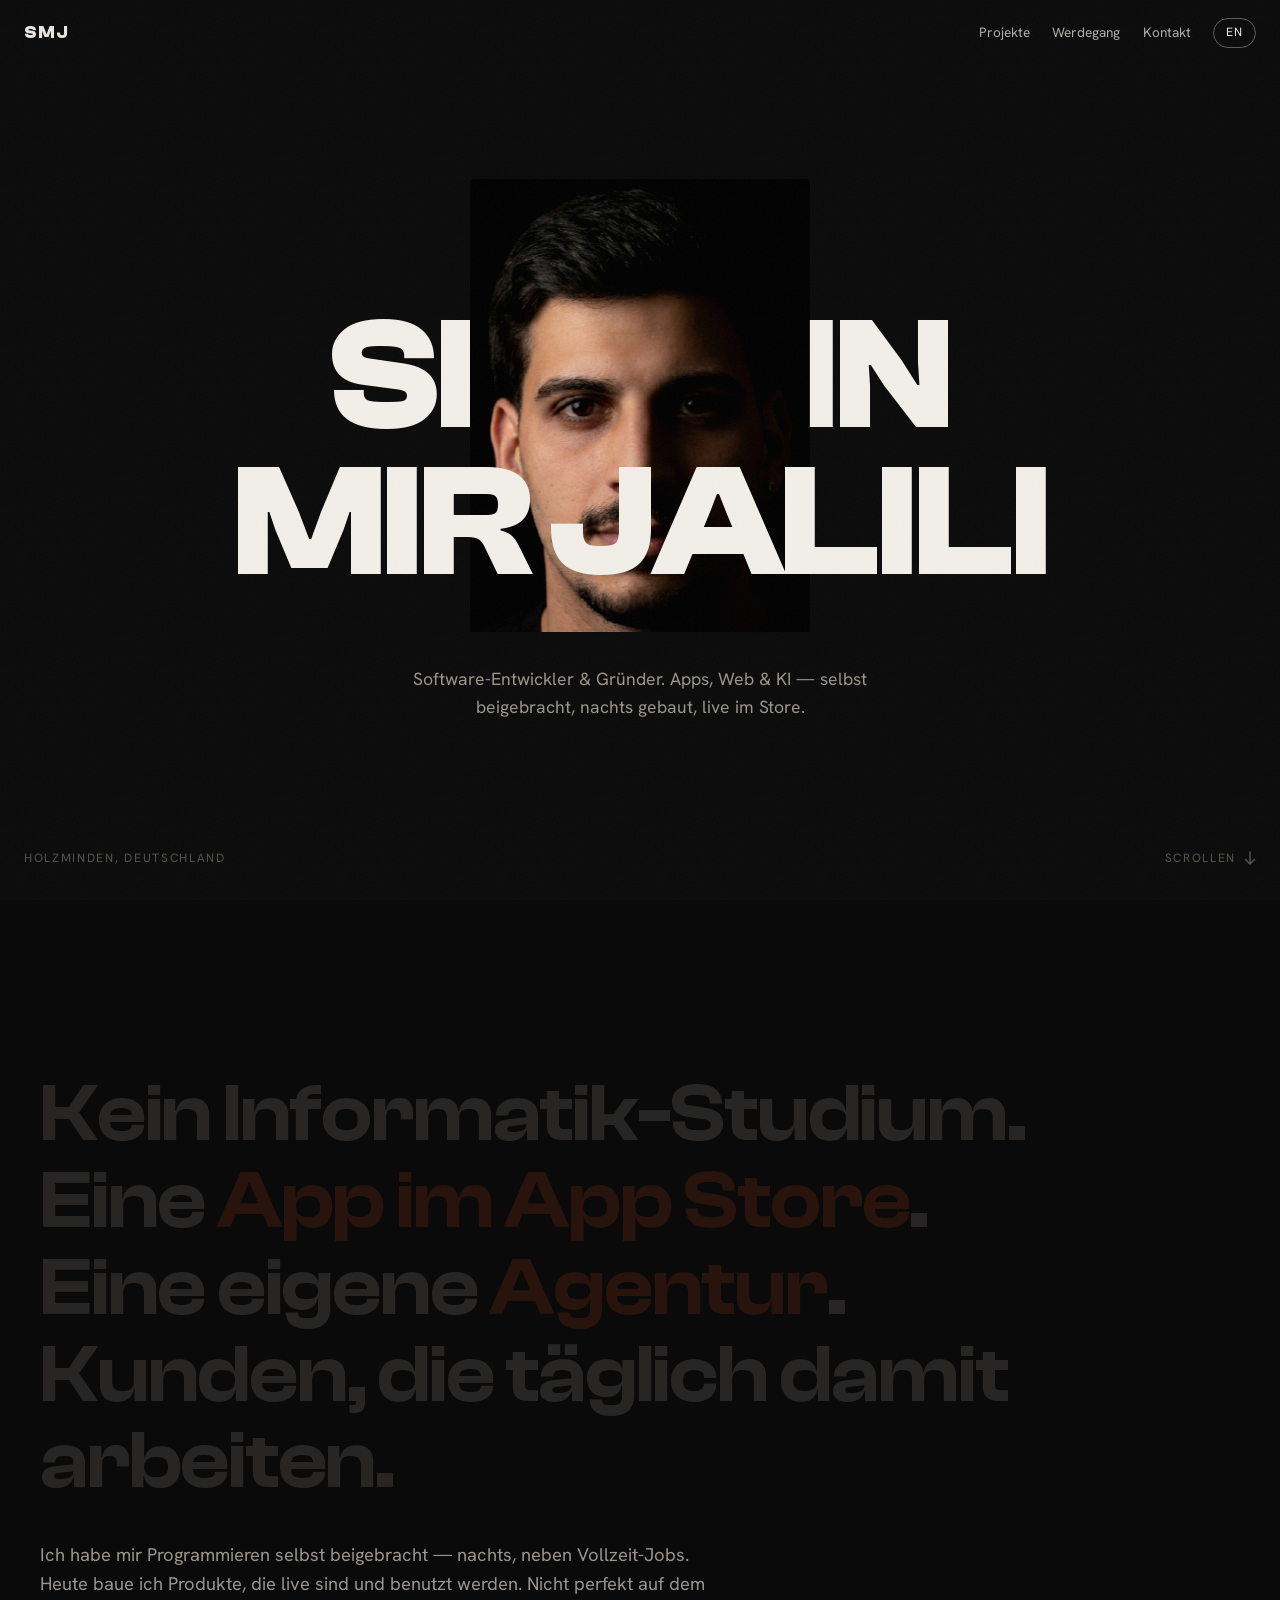
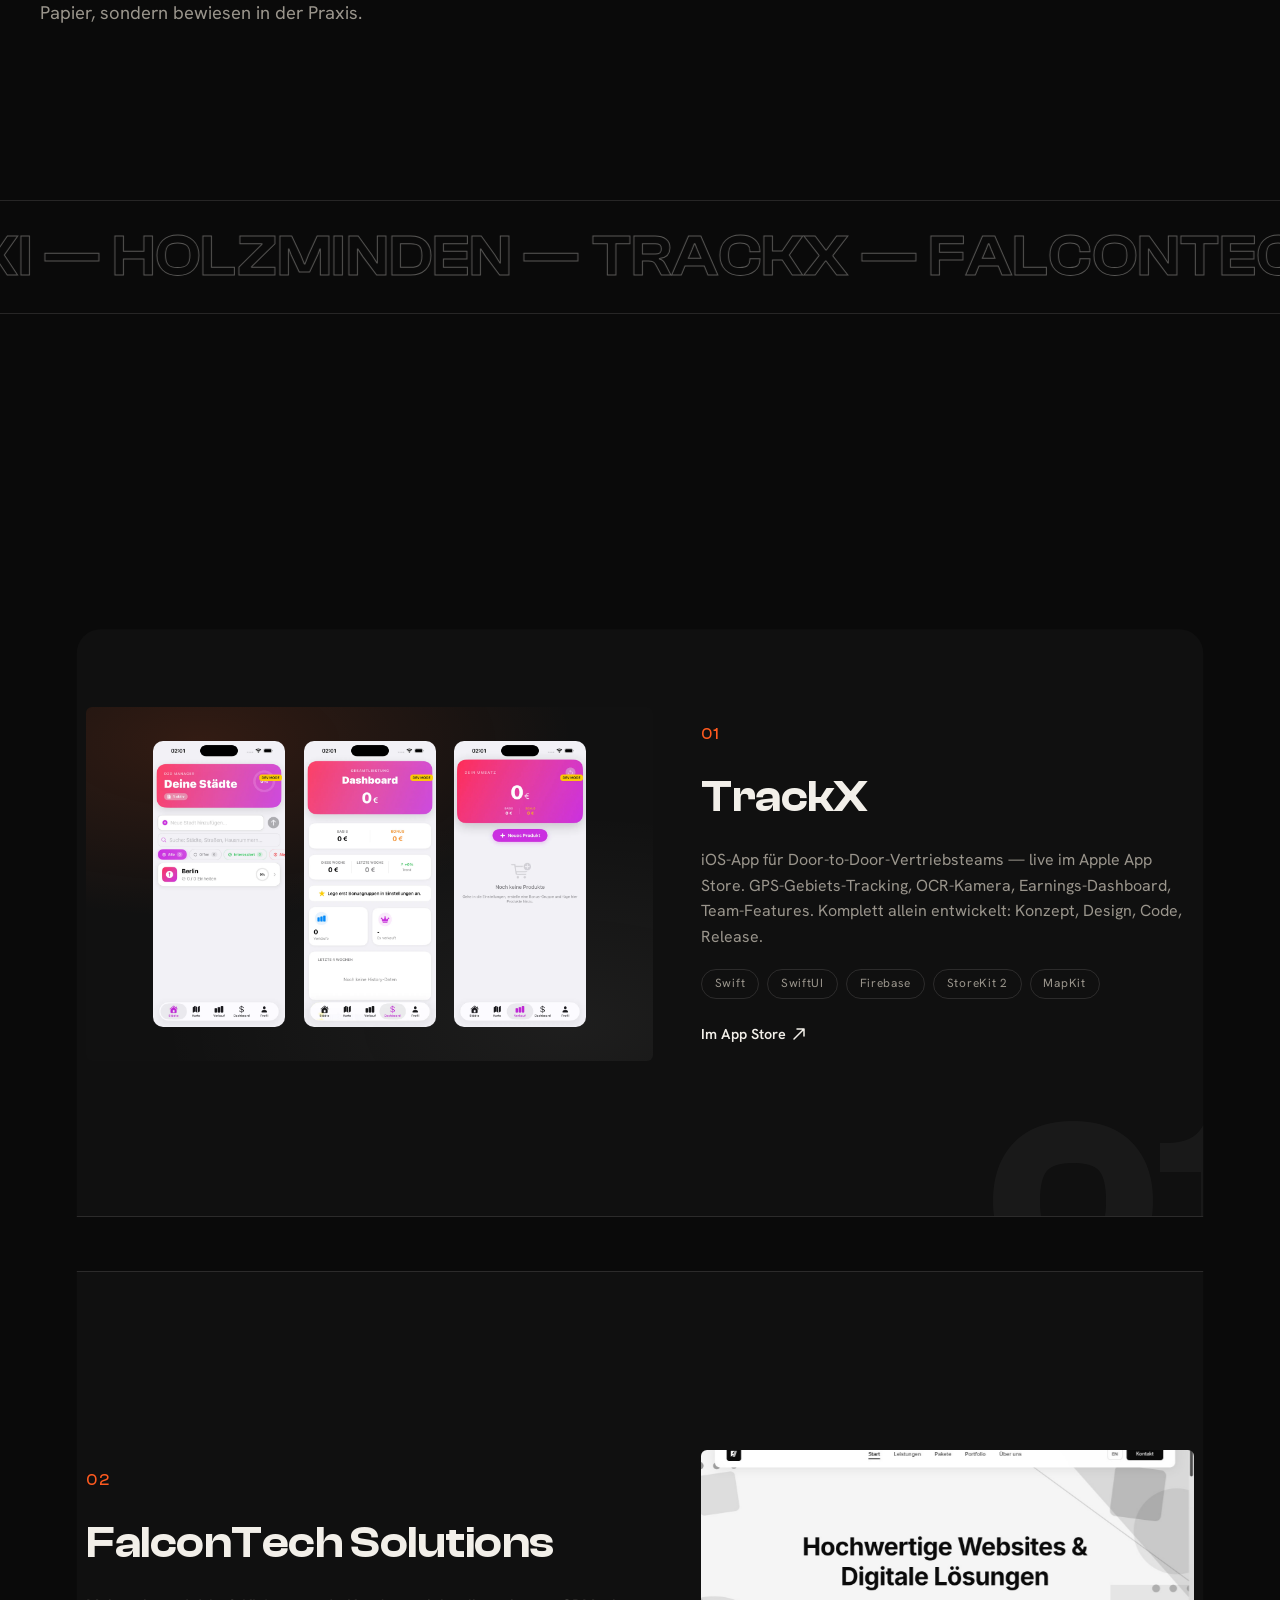
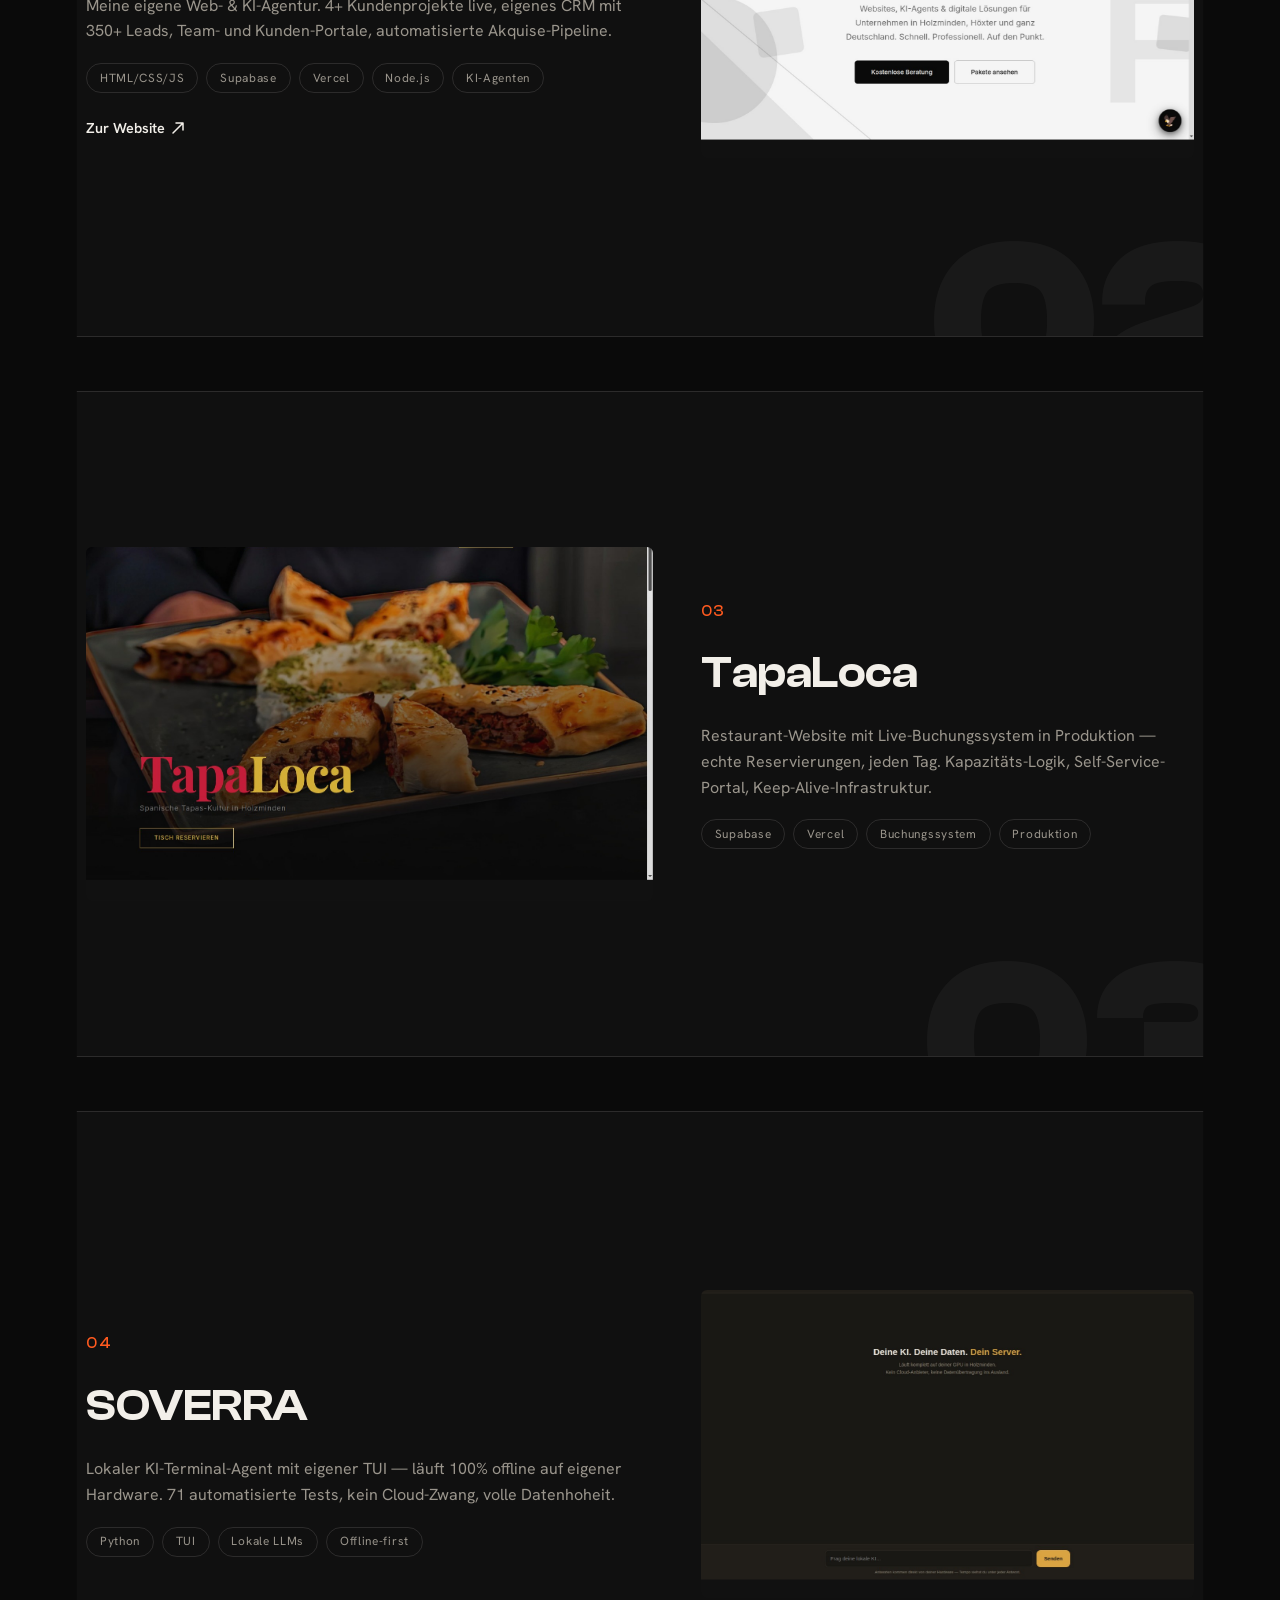
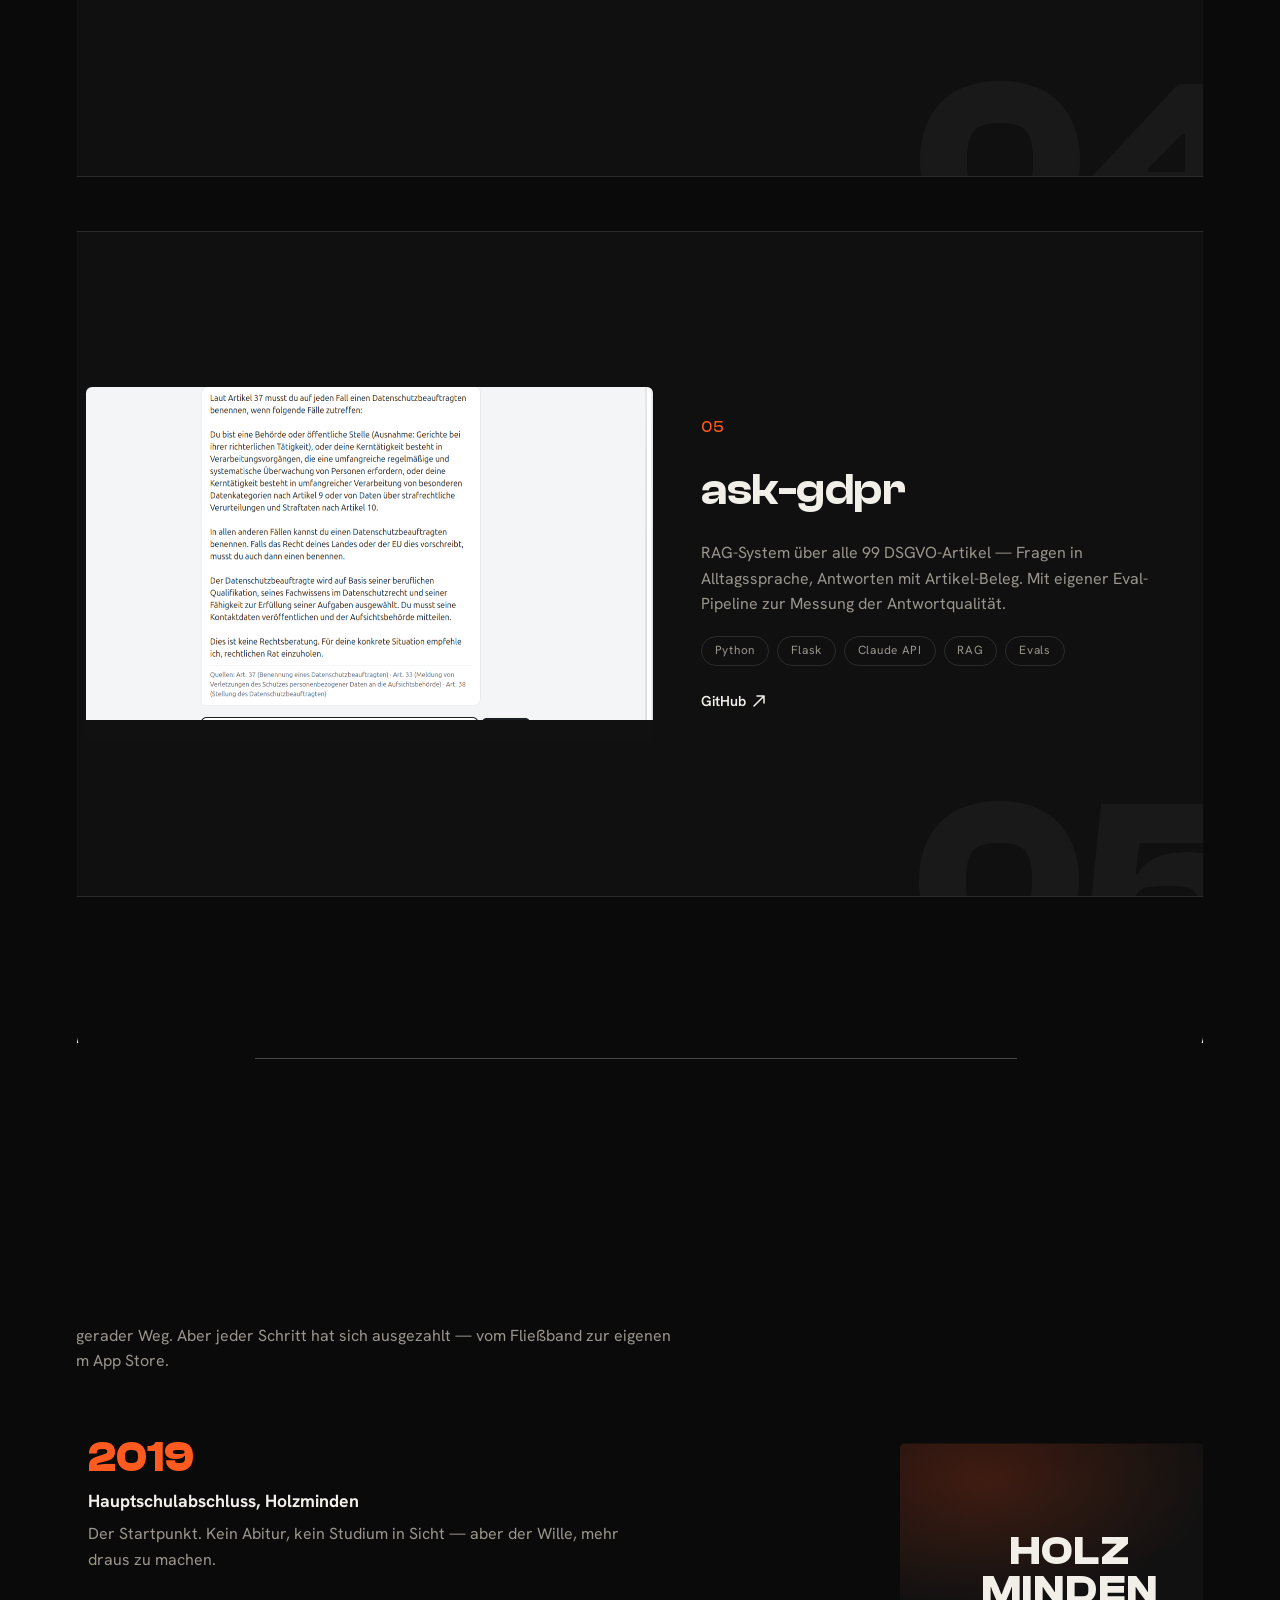
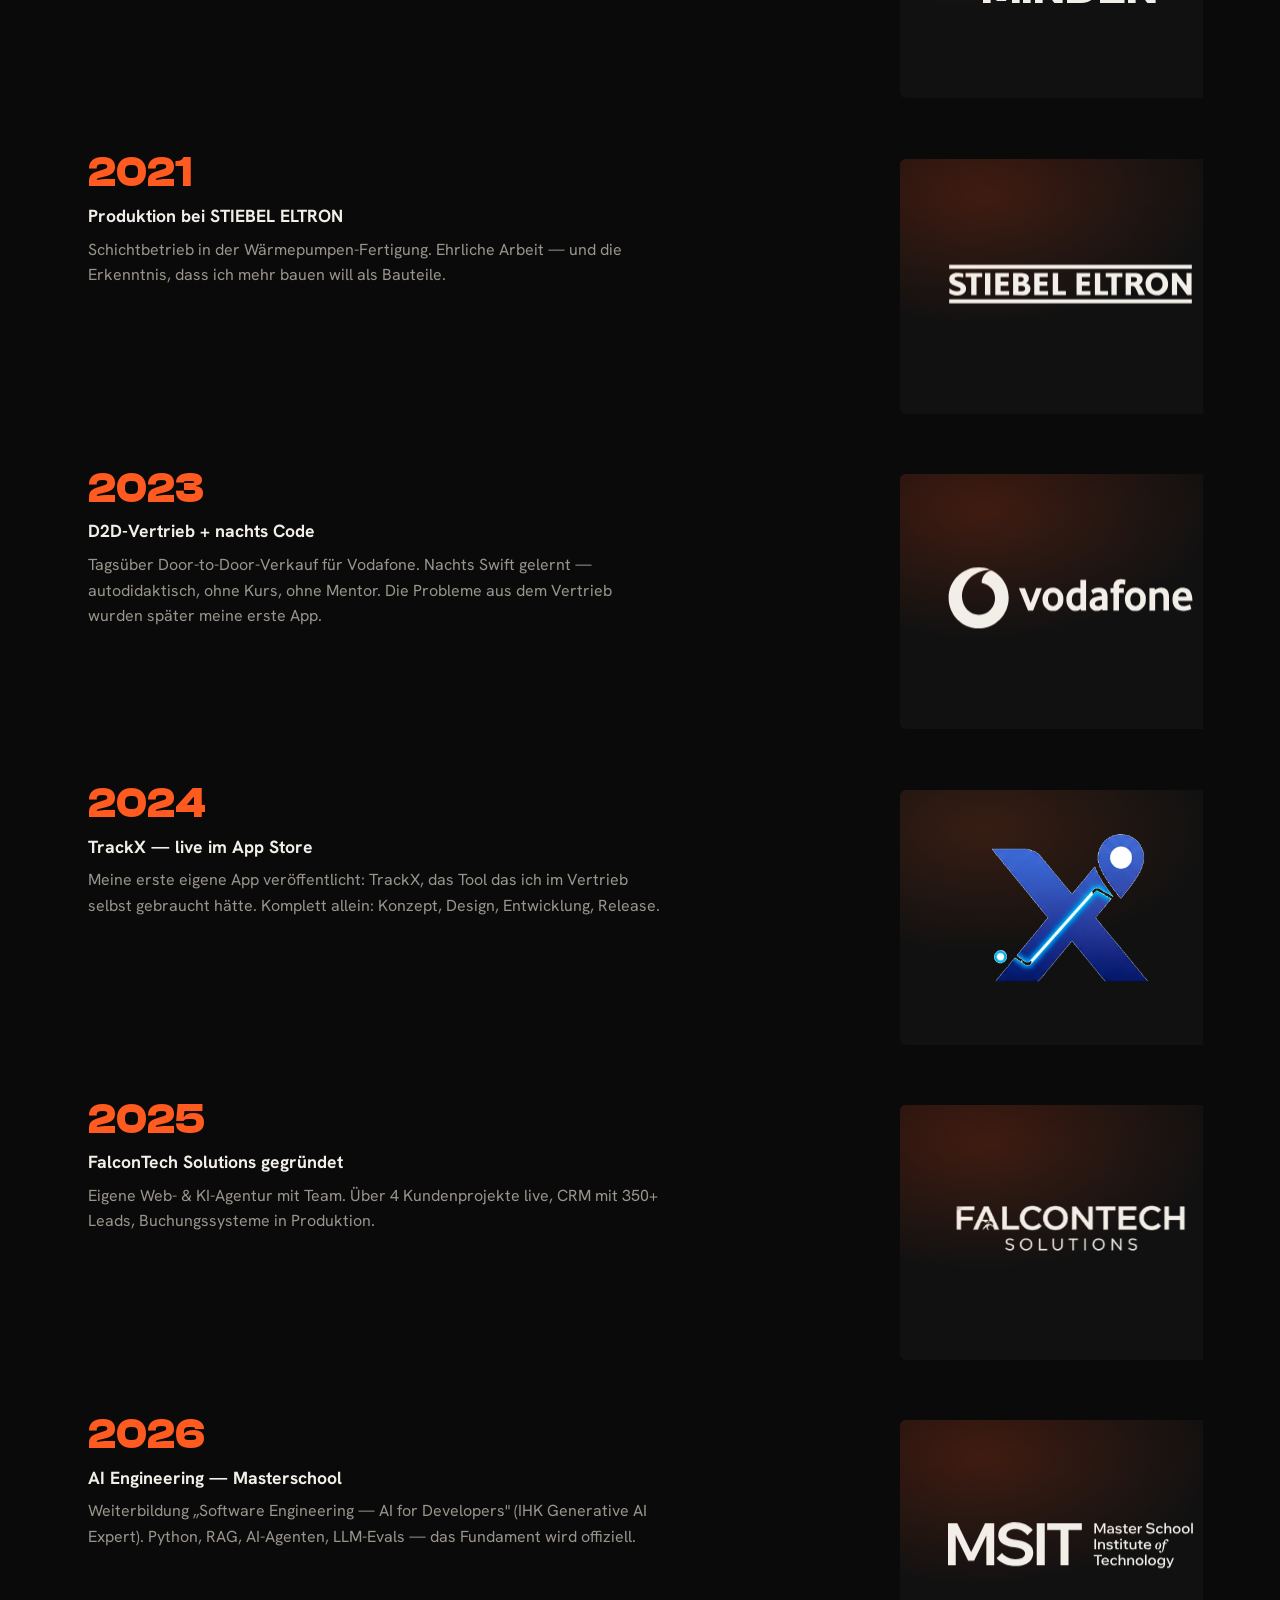
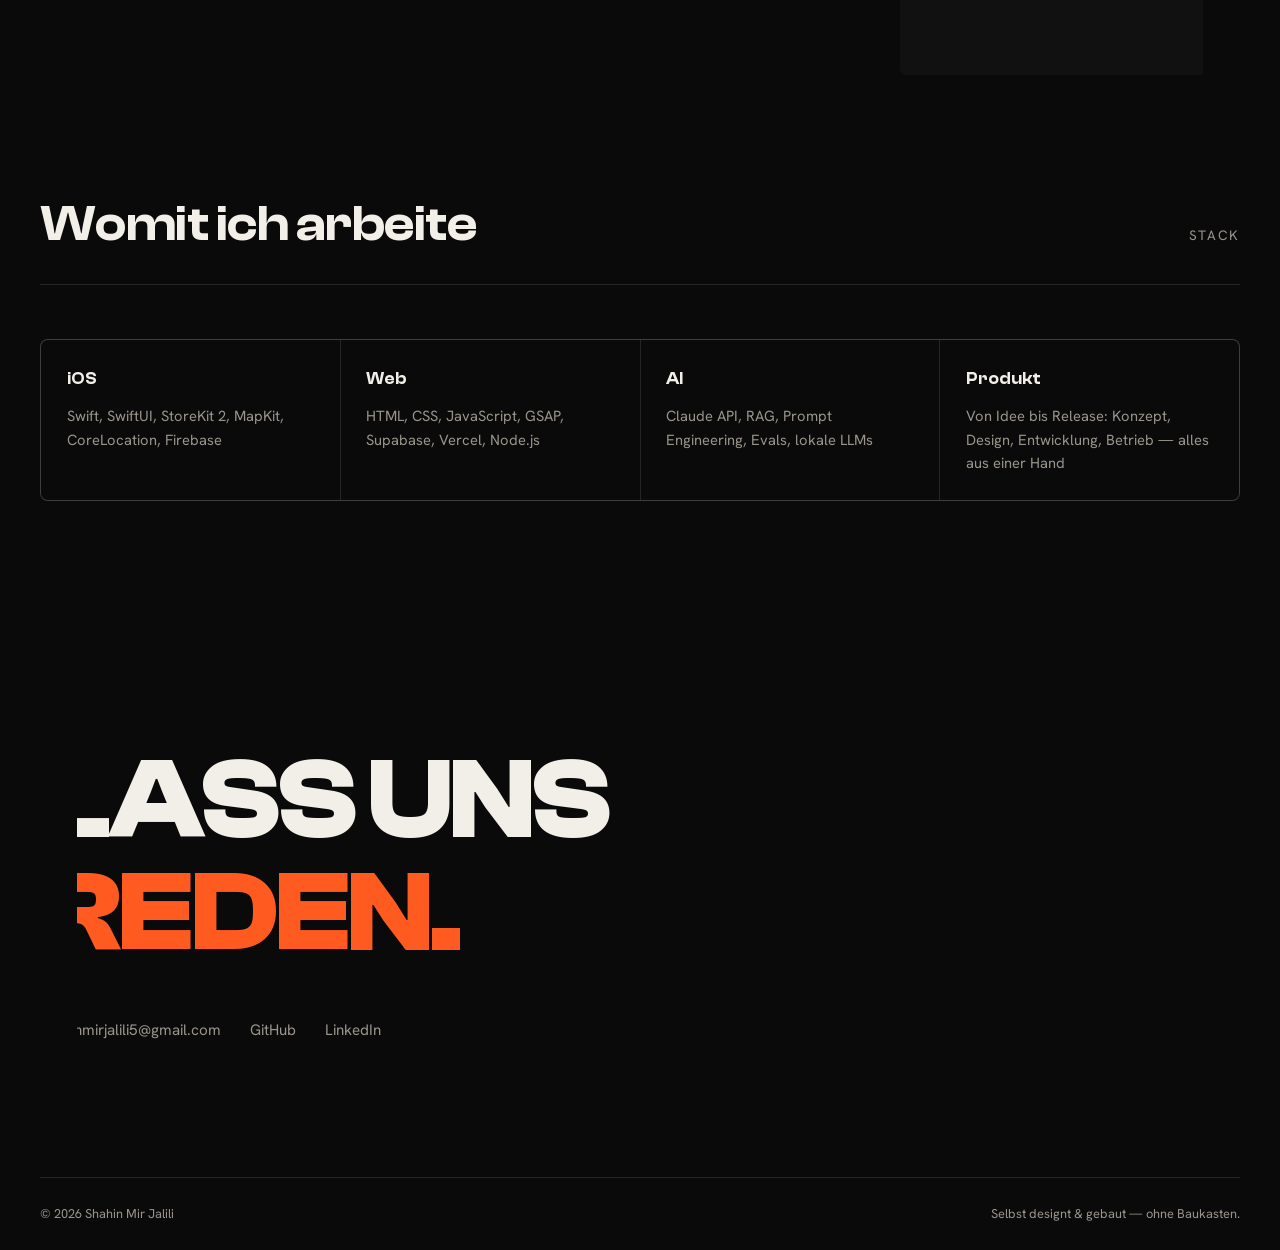
<file: index.html>
<!DOCTYPE html>
<html lang="de">
<head>
  <meta charset="UTF-8">
  <meta name="viewport" content="width=device-width, initial-scale=1.0">
  <title>Shahin Mir Jalili — Software-Entwickler & Gründer</title>
  <meta name="description" content="Portfolio von Shahin Mir Jalili — iOS, Web & KI. TrackX (App Store), FalconTech Solutions, TapaLoca, SOVERRA, ask-gdpr.">
  <link rel="icon" href="data:image/svg+xml,%3Csvg xmlns='http://www.w3.org/2000/svg' viewBox='0 0 32 32'%3E%3Crect width='32' height='32' rx='6' fill='%230a0a0a'/%3E%3Ctext x='16' y='22' font-family='sans-serif' font-size='14' font-weight='700' fill='%23ff5a1f' text-anchor='middle'%3ESM%3C/text%3E%3C/svg%3E">
  <link rel="stylesheet" href="assets/fonts.css">
  <link rel="stylesheet" href="assets/vendor/lenis.css">
  <link rel="stylesheet" href="assets/style.css">
</head>
<body>


  <nav class="nav">
    <div class="nav__logo">SMJ</div>
    <div class="nav__right">
      <div class="nav__links">
        <a href="#work" data-i18n="nav.work">Projekte</a>
        <a href="#journey" data-i18n="nav.journey">Werdegang</a>
        <a href="#contact" data-i18n="nav.contact">Kontakt</a>
      </div>
      <button class="lang-toggle" id="langToggle" aria-label="Sprache wechseln">EN</button>
    </div>
  </nav>

  <header class="hero">
    <div class="hero__stage">
      <h1 class="hero__title hero__title--back" aria-label="Shahin Mir Jalili">
        <span class="line"><span>Shahin</span></span>
        <span class="line"><span class="ghost">Mir Jalili</span></span>
      </h1>
      <div class="hero__portrait">
        <img src="assets/portrait.jpg" alt="Portrait von Shahin Mir Jalili" fetchpriority="high">
      </div>
      <div class="hero__title hero__title--front" aria-hidden="true">
        <span class="line"><span class="ghost">Shahin</span></span>
        <span class="line"><span>Mir Jalili</span></span>
      </div>
      <p class="hero__tag" data-i18n="hero.tag">Software-Entwickler &amp; Gründer. Apps, Web &amp; KI — selbst beigebracht, nachts gebaut, live im Store.</p>
    </div>
    <div class="hero__meta">
      <span data-i18n="hero.loc">Holzminden, Deutschland</span>
      <span class="scroll-cue">
        <span data-i18n="hero.scroll">Scrollen</span>
        <svg width="12" height="14" viewBox="0 0 12 14" fill="none" aria-hidden="true"><path d="M6 1v11M1.5 8.5 6 13l4.5-4.5" stroke="currentColor" stroke-width="1.5" stroke-linecap="round" stroke-linejoin="round"/></svg>
      </span>
    </div>
  </header>

  <section class="statement">
    <div class="wrap">
      <p class="statement__text" id="statementText" data-i18n="statement.big">Kein Informatik-Studium. Eine <em>App im App Store</em>. Eine eigene <em>Agentur</em>. Kunden, die täglich damit arbeiten.</p>
      <p class="statement__sub reveal" data-i18n="statement.sub">Ich habe mir Programmieren selbst beigebracht — nachts, neben Vollzeit-Jobs. Heute baue ich Produkte, die live sind und benutzt werden. Nicht perfekt auf dem Papier, sondern bewiesen in der Praxis.</p>
    </div>
  </section>

  <div class="marquee" aria-hidden="true">
    <div class="marquee__track" id="marqueeTrack">
      <span class="marquee__chunk">Apps&nbsp;—&nbsp;Web&nbsp;—&nbsp;KI&nbsp;—&nbsp;Holzminden&nbsp;—&nbsp;TrackX&nbsp;—&nbsp;FalconTech&nbsp;—&nbsp;</span>
      <span class="marquee__chunk">Apps&nbsp;—&nbsp;Web&nbsp;—&nbsp;KI&nbsp;—&nbsp;Holzminden&nbsp;—&nbsp;TrackX&nbsp;—&nbsp;FalconTech&nbsp;—&nbsp;</span>
    </div>
  </div>

  <section class="work" id="work">
    <div class="wrap">
      <div class="section-head reveal">
        <h2 data-i18n="work.title">Ausgewählte Projekte</h2>
        <span class="count">01 — 05</span>
      </div>

      <div class="work__stack">

      <article class="case">
        <span class="case__ghost" aria-hidden="true">01</span>
        <div class="case__media case__media--phones reveal" data-asset="case-trackx">
          <img src="assets/cases/trackx-01.webp" alt="TrackX — Dashboard" loading="lazy">
          <img src="assets/cases/trackx-04.webp" alt="TrackX — GPS-Tracking" loading="lazy">
          <img src="assets/cases/trackx-07.webp" alt="TrackX — Team-Features" loading="lazy">
        </div>
        <div class="case__body">
          <span class="case__num">01</span>
          <h3 class="case__title">TrackX</h3>
          <p class="case__desc" data-i18n="case.trackx">iOS-App für Door-to-Door-Vertriebsteams — live im Apple App Store. GPS-Gebiets-Tracking, OCR-Kamera, Earnings-Dashboard, Team-Features. Komplett allein entwickelt: Konzept, Design, Code, Release.</p>
          <div class="case__tags">
            <span>Swift</span><span>SwiftUI</span><span>Firebase</span><span>StoreKit 2</span><span>MapKit</span>
          </div>
          <a class="case__link" href="https://apps.apple.com/app/id6757627264" target="_blank" rel="noopener">
            <span data-i18n="case.link.store">Im App Store</span>
            <svg width="12" height="12" viewBox="0 0 12 12" fill="none" aria-hidden="true"><path d="M1 11 11 1M4 1h7v7" stroke="currentColor" stroke-width="1.5" stroke-linecap="round" stroke-linejoin="round"/></svg>
          </a>
        </div>
      </article>

      <article class="case">
        <span class="case__ghost" aria-hidden="true">02</span>
        <div class="case__media reveal" data-asset="case-falcontech">
          <img src="assets/cases/case-falcontech.jpeg" alt="FalconTech Solutions — Website" loading="lazy">
        </div>
        <div class="case__body">
          <span class="case__num">02</span>
          <h3 class="case__title">FalconTech Solutions</h3>
          <p class="case__desc" data-i18n="case.falcontech">Meine eigene Web- &amp; KI-Agentur. 4+ Kundenprojekte live, eigenes CRM mit 350+ Leads, Team- und Kunden-Portale, automatisierte Akquise-Pipeline.</p>
          <div class="case__tags">
            <span>HTML/CSS/JS</span><span>Supabase</span><span>Vercel</span><span>Node.js</span><span>KI-Agenten</span>
          </div>
          <a class="case__link" href="https://falcontechsolutions.de" target="_blank" rel="noopener">
            <span data-i18n="case.link.site">Zur Website</span>
            <svg width="12" height="12" viewBox="0 0 12 12" fill="none" aria-hidden="true"><path d="M1 11 11 1M4 1h7v7" stroke="currentColor" stroke-width="1.5" stroke-linecap="round" stroke-linejoin="round"/></svg>
          </a>
        </div>
      </article>

      <article class="case">
        <span class="case__ghost" aria-hidden="true">03</span>
        <div class="case__media reveal" data-asset="case-tapaloca">
          <img src="assets/cases/case-tapaloca.jpeg" alt="TapaLoca Holzminden — Live-Website mit Buchungssystem" loading="lazy">
        </div>
        <div class="case__body">
          <span class="case__num">03</span>
          <h3 class="case__title">TapaLoca</h3>
          <p class="case__desc" data-i18n="case.tapaloca">Restaurant-Website mit Live-Buchungssystem in Produktion — echte Reservierungen, jeden Tag. Kapazitäts-Logik, Self-Service-Portal, Keep-Alive-Infrastruktur.</p>
          <div class="case__tags">
            <span>Supabase</span><span>Vercel</span><span>Buchungssystem</span><span>Produktion</span>
          </div>
        </div>
      </article>

      <article class="case">
        <span class="case__ghost" aria-hidden="true">04</span>
        <div class="case__media reveal" data-asset="case-soverra">
          <img src="assets/cases/case-soverra.jpeg" alt="SOVERRA — Souveräne KI" loading="lazy">
        </div>
        <div class="case__body">
          <span class="case__num">04</span>
          <h3 class="case__title">SOVERRA</h3>
          <p class="case__desc" data-i18n="case.soverra">Lokaler KI-Terminal-Agent mit eigener TUI — läuft 100% offline auf eigener Hardware. 71 automatisierte Tests, kein Cloud-Zwang, volle Datenhoheit.</p>
          <div class="case__tags">
            <span>Python</span><span>TUI</span><span>Lokale LLMs</span><span>Offline-first</span>
          </div>
        </div>
      </article>

      <article class="case">
        <span class="case__ghost" aria-hidden="true">05</span>
        <div class="case__media reveal" data-asset="case-askgdpr">
          <img src="assets/cases/case-askgdpr.png" alt="ask-gdpr — RAG über die DSGVO" loading="lazy">
        </div>
        <div class="case__body">
          <span class="case__num">05</span>
          <h3 class="case__title">ask-gdpr</h3>
          <p class="case__desc" data-i18n="case.askgdpr">RAG-System über alle 99 DSGVO-Artikel — Fragen in Alltagssprache, Antworten mit Artikel-Beleg. Mit eigener Eval-Pipeline zur Messung der Antwortqualität.</p>
          <div class="case__tags">
            <span>Python</span><span>Flask</span><span>Claude API</span><span>RAG</span><span>Evals</span>
          </div>
          <a class="case__link" href="https://github.com/ShahinMirJalili/ask-gdpr" target="_blank" rel="noopener">
            <span>GitHub</span>
            <svg width="12" height="12" viewBox="0 0 12 12" fill="none" aria-hidden="true"><path d="M1 11 11 1M4 1h7v7" stroke="currentColor" stroke-width="1.5" stroke-linecap="round" stroke-linejoin="round"/></svg>
          </a>
        </div>
      </article>

      </div>
    </div>
  </section>

  <section class="journey" id="journey">
    <div class="wrap">
      <div class="section-head reveal">
        <h2 data-i18n="journey.title">Mein Weg</h2>
        <span class="count">2019 — 2026</span>
      </div>
      <p class="journey__intro reveal" data-i18n="journey.intro">Kein gerader Weg. Aber jeder Schritt hat sich ausgezahlt — vom Fließband zur eigenen App im App Store.</p>

      <div class="tl">
        <div class="tl__line"><div class="tl__progress" id="tlProgress"></div></div>

        <div class="tl__item reveal">
          <span class="tl__ghostyear" aria-hidden="true">2019</span>
          <span class="tl__dot"></span>
          <div class="tl__row">
            <div>
              <div class="tl__year">2019</div>
              <div class="tl__title" data-i18n="tl.2019.t">Hauptschulabschluss, Holzminden</div>
              <p class="tl__text" data-i18n="tl.2019.x">Der Startpunkt. Kein Abitur, kein Studium in Sicht — aber der Wille, mehr draus zu machen.</p>
            </div>
            <div class="tl__photo tl__photo--logo tl__photo--word" data-photo="timeline-2019"><span aria-hidden="true">HOLZ<br>MINDEN</span></div>
          </div>
        </div>

        <div class="tl__item reveal">
          <span class="tl__ghostyear" aria-hidden="true">2021</span>
          <span class="tl__dot"></span>
          <div class="tl__row">
            <div>
              <div class="tl__year">2021</div>
              <div class="tl__title" data-i18n="tl.2021.t">Produktion bei STIEBEL ELTRON</div>
              <p class="tl__text" data-i18n="tl.2021.x">Schichtbetrieb in der Wärmepumpen-Fertigung. Ehrliche Arbeit — und die Erkenntnis, dass ich mehr bauen will als Bauteile.</p>
            </div>
            <div class="tl__photo tl__photo--logo" data-photo="timeline-2021"><img src="assets/journey/stiebel-logo-white.svg" alt="STIEBEL ELTRON — Logo" loading="lazy"></div>
          </div>
        </div>

        <div class="tl__item reveal">
          <span class="tl__ghostyear" aria-hidden="true">2023</span>
          <span class="tl__dot"></span>
          <div class="tl__row">
            <div>
              <div class="tl__year">2023</div>
              <div class="tl__title" data-i18n="tl.2023.t">D2D-Vertrieb + nachts Code</div>
              <p class="tl__text" data-i18n="tl.2023.x">Tagsüber Door-to-Door-Verkauf für Vodafone. Nachts Swift gelernt — autodidaktisch, ohne Kurs, ohne Mentor. Die Probleme aus dem Vertrieb wurden später meine erste App.</p>
            </div>
            <div class="tl__photo tl__photo--logo" data-photo="timeline-2023"><img src="assets/journey/vodafone-logo-white.svg" alt="Vodafone — Logo" loading="lazy"></div>
          </div>
        </div>

        <div class="tl__item reveal">
          <span class="tl__ghostyear" aria-hidden="true">2024</span>
          <span class="tl__dot"></span>
          <div class="tl__row">
            <div>
              <div class="tl__year">2024</div>
              <div class="tl__title" data-i18n="tl.2024.t">TrackX — live im App Store</div>
              <p class="tl__text" data-i18n="tl.2024.x">Meine erste eigene App veröffentlicht: TrackX, das Tool das ich im Vertrieb selbst gebraucht hätte. Komplett allein: Konzept, Design, Entwicklung, Release.</p>
            </div>
            <div class="tl__photo tl__photo--logo tl__photo--color" data-photo="timeline-2024"><img src="assets/journey/trackx-logo.png" alt="TrackX — Logo" loading="lazy"></div>
          </div>
        </div>

        <div class="tl__item reveal">
          <span class="tl__ghostyear" aria-hidden="true">2025</span>
          <span class="tl__dot"></span>
          <div class="tl__row">
            <div>
              <div class="tl__year">2025</div>
              <div class="tl__title" data-i18n="tl.2025.t">FalconTech Solutions gegründet</div>
              <p class="tl__text" data-i18n="tl.2025.x">Eigene Web- &amp; KI-Agentur mit Team. Über 4 Kundenprojekte live, CRM mit 350+ Leads, Buchungssysteme in Produktion.</p>
            </div>
            <div class="tl__photo tl__photo--logo" data-photo="timeline-2025"><img src="assets/journey/falcontech-logo-white.png" alt="FalconTech Solutions — Logo" loading="lazy"></div>
          </div>
        </div>

        <div class="tl__item reveal">
          <span class="tl__ghostyear" aria-hidden="true">2026</span>
          <span class="tl__dot"></span>
          <div class="tl__row">
            <div>
              <div class="tl__year">2026</div>
              <div class="tl__title" data-i18n="tl.2026.t">AI Engineering — Masterschool</div>
              <p class="tl__text" data-i18n="tl.2026.x">Weiterbildung „Software Engineering — AI for Developers" (IHK Generative AI Expert). Python, RAG, AI-Agenten, LLM-Evals — das Fundament wird offiziell.</p>
            </div>
            <div class="tl__photo tl__photo--logo" data-photo="timeline-2026"><img src="assets/journey/masterschool-logo.svg" alt="Masterschool — Logo" loading="lazy"></div>
          </div>
        </div>

      </div>
    </div>
  </section>

  <section class="skills">
    <div class="wrap">
      <div class="section-head reveal">
        <h2 data-i18n="skills.title">Womit ich arbeite</h2>
        <span class="count">STACK</span>
      </div>
      <div class="skills__grid reveal">
        <div class="skills__cell">
          <h3>iOS</h3>
          <p>Swift, SwiftUI, StoreKit 2, MapKit, CoreLocation, Firebase</p>
        </div>
        <div class="skills__cell">
          <h3>Web</h3>
          <p>HTML, CSS, JavaScript, GSAP, Supabase, Vercel, Node.js</p>
        </div>
        <div class="skills__cell">
          <h3>AI</h3>
          <p data-i18n="skills.ai">Claude API, RAG, Prompt Engineering, Evals, lokale LLMs</p>
        </div>
        <div class="skills__cell">
          <h3 data-i18n="skills.product.t">Produkt</h3>
          <p data-i18n="skills.product.x">Von Idee bis Release: Konzept, Design, Entwicklung, Betrieb — alles aus einer Hand</p>
        </div>
      </div>
    </div>
  </section>

  <section class="contact" id="contact">
    <div class="wrap">
      <p class="contact__big reveal">
        <span data-i18n="contact.big1">Lass uns</span><br>
        <a href="mailto:shahinmirjalili5@gmail.com" data-i18n="contact.big2">reden.</a>
      </p>
      <div class="contact__links reveal">
        <a href="mailto:shahinmirjalili5@gmail.com">shahinmirjalili5@gmail.com</a>
        <a href="https://github.com/ShahinMirJalili" target="_blank" rel="noopener">GitHub</a>
        <a href="https://www.linkedin.com/" target="_blank" rel="noopener">LinkedIn</a>
      </div>
    </div>
  </section>

  <footer class="footer wrap">
    <span>© 2026 Shahin Mir Jalili</span>
    <span data-i18n="footer.note">Selbst designt &amp; gebaut — ohne Baukasten.</span>
  </footer>

  <script src="assets/vendor/gsap.min.js"></script>
  <script src="assets/vendor/ScrollTrigger.min.js"></script>
  <script src="assets/vendor/SplitText.min.js"></script>
  <script src="assets/vendor/lenis.min.js"></script>
  <script src="assets/i18n.js"></script>
  <script src="assets/main.js"></script>
</body>
</html>
</file>
<file: assets/fonts.css>
@font-face {
  font-family: 'Hanken Grotesk';
  font-style: normal;
  font-weight: 400;
  font-display: swap;
  src: url(./ieVn2YZDLWuGJpnzaiwFXS9tYtpQ59CjCQ.woff2) format('woff2');
  unicode-range: U+0460-052F, U+1C80-1C8A, U+20B4, U+2DE0-2DFF, U+A640-A69F, U+FE2E-FE2F;
}
@font-face {
  font-family: 'Hanken Grotesk';
  font-style: normal;
  font-weight: 400;
  font-display: swap;
  src: url(./ieVn2YZDLWuGJpnzaiwFXS9tYtpS59CjCQ.woff2) format('woff2');
  unicode-range: U+0102-0103, U+0110-0111, U+0128-0129, U+0168-0169, U+01A0-01A1, U+01AF-01B0, U+0300-0301, U+0303-0304, U+0308-0309, U+0323, U+0329, U+1EA0-1EF9, U+20AB;
}
@font-face {
  font-family: 'Hanken Grotesk';
  font-style: normal;
  font-weight: 400;
  font-display: swap;
  src: url(./ieVn2YZDLWuGJpnzaiwFXS9tYtpT59CjCQ.woff2) format('woff2');
  unicode-range: U+0100-02BA, U+02BD-02C5, U+02C7-02CC, U+02CE-02D7, U+02DD-02FF, U+0304, U+0308, U+0329, U+1D00-1DBF, U+1E00-1E9F, U+1EF2-1EFF, U+2020, U+20A0-20AB, U+20AD-20C0, U+2113, U+2C60-2C7F, U+A720-A7FF;
}
@font-face {
  font-family: 'Hanken Grotesk';
  font-style: normal;
  font-weight: 400;
  font-display: swap;
  src: url(./ieVn2YZDLWuGJpnzaiwFXS9tYtpd59A.woff2) format('woff2');
  unicode-range: U+0000-00FF, U+0131, U+0152-0153, U+02BB-02BC, U+02C6, U+02DA, U+02DC, U+0304, U+0308, U+0329, U+2000-206F, U+20AC, U+2122, U+2191, U+2193, U+2212, U+2215, U+FEFF, U+FFFD;
}
@font-face {
  font-family: 'Hanken Grotesk';
  font-style: normal;
  font-weight: 500;
  font-display: swap;
  src: url(./ieVn2YZDLWuGJpnzaiwFXS9tYtpQ59CjCQ.woff2) format('woff2');
  unicode-range: U+0460-052F, U+1C80-1C8A, U+20B4, U+2DE0-2DFF, U+A640-A69F, U+FE2E-FE2F;
}
@font-face {
  font-family: 'Hanken Grotesk';
  font-style: normal;
  font-weight: 500;
  font-display: swap;
  src: url(./ieVn2YZDLWuGJpnzaiwFXS9tYtpS59CjCQ.woff2) format('woff2');
  unicode-range: U+0102-0103, U+0110-0111, U+0128-0129, U+0168-0169, U+01A0-01A1, U+01AF-01B0, U+0300-0301, U+0303-0304, U+0308-0309, U+0323, U+0329, U+1EA0-1EF9, U+20AB;
}
@font-face {
  font-family: 'Hanken Grotesk';
  font-style: normal;
  font-weight: 500;
  font-display: swap;
  src: url(./ieVn2YZDLWuGJpnzaiwFXS9tYtpT59CjCQ.woff2) format('woff2');
  unicode-range: U+0100-02BA, U+02BD-02C5, U+02C7-02CC, U+02CE-02D7, U+02DD-02FF, U+0304, U+0308, U+0329, U+1D00-1DBF, U+1E00-1E9F, U+1EF2-1EFF, U+2020, U+20A0-20AB, U+20AD-20C0, U+2113, U+2C60-2C7F, U+A720-A7FF;
}
@font-face {
  font-family: 'Hanken Grotesk';
  font-style: normal;
  font-weight: 500;
  font-display: swap;
  src: url(./ieVn2YZDLWuGJpnzaiwFXS9tYtpd59A.woff2) format('woff2');
  unicode-range: U+0000-00FF, U+0131, U+0152-0153, U+02BB-02BC, U+02C6, U+02DA, U+02DC, U+0304, U+0308, U+0329, U+2000-206F, U+20AC, U+2122, U+2191, U+2193, U+2212, U+2215, U+FEFF, U+FFFD;
}
@font-face {
  font-family: 'Hanken Grotesk';
  font-style: normal;
  font-weight: 600;
  font-display: swap;
  src: url(./ieVn2YZDLWuGJpnzaiwFXS9tYtpQ59CjCQ.woff2) format('woff2');
  unicode-range: U+0460-052F, U+1C80-1C8A, U+20B4, U+2DE0-2DFF, U+A640-A69F, U+FE2E-FE2F;
}
@font-face {
  font-family: 'Hanken Grotesk';
  font-style: normal;
  font-weight: 600;
  font-display: swap;
  src: url(./ieVn2YZDLWuGJpnzaiwFXS9tYtpS59CjCQ.woff2) format('woff2');
  unicode-range: U+0102-0103, U+0110-0111, U+0128-0129, U+0168-0169, U+01A0-01A1, U+01AF-01B0, U+0300-0301, U+0303-0304, U+0308-0309, U+0323, U+0329, U+1EA0-1EF9, U+20AB;
}
@font-face {
  font-family: 'Hanken Grotesk';
  font-style: normal;
  font-weight: 600;
  font-display: swap;
  src: url(./ieVn2YZDLWuGJpnzaiwFXS9tYtpT59CjCQ.woff2) format('woff2');
  unicode-range: U+0100-02BA, U+02BD-02C5, U+02C7-02CC, U+02CE-02D7, U+02DD-02FF, U+0304, U+0308, U+0329, U+1D00-1DBF, U+1E00-1E9F, U+1EF2-1EFF, U+2020, U+20A0-20AB, U+20AD-20C0, U+2113, U+2C60-2C7F, U+A720-A7FF;
}
@font-face {
  font-family: 'Hanken Grotesk';
  font-style: normal;
  font-weight: 600;
  font-display: swap;
  src: url(./ieVn2YZDLWuGJpnzaiwFXS9tYtpd59A.woff2) format('woff2');
  unicode-range: U+0000-00FF, U+0131, U+0152-0153, U+02BB-02BC, U+02C6, U+02DA, U+02DC, U+0304, U+0308, U+0329, U+2000-206F, U+20AC, U+2122, U+2191, U+2193, U+2212, U+2215, U+FEFF, U+FFFD;
}
@font-face {
  font-family: 'Hanken Grotesk';
  font-style: normal;
  font-weight: 700;
  font-display: swap;
  src: url(./ieVn2YZDLWuGJpnzaiwFXS9tYtpQ59CjCQ.woff2) format('woff2');
  unicode-range: U+0460-052F, U+1C80-1C8A, U+20B4, U+2DE0-2DFF, U+A640-A69F, U+FE2E-FE2F;
}
@font-face {
  font-family: 'Hanken Grotesk';
  font-style: normal;
  font-weight: 700;
  font-display: swap;
  src: url(./ieVn2YZDLWuGJpnzaiwFXS9tYtpS59CjCQ.woff2) format('woff2');
  unicode-range: U+0102-0103, U+0110-0111, U+0128-0129, U+0168-0169, U+01A0-01A1, U+01AF-01B0, U+0300-0301, U+0303-0304, U+0308-0309, U+0323, U+0329, U+1EA0-1EF9, U+20AB;
}
@font-face {
  font-family: 'Hanken Grotesk';
  font-style: normal;
  font-weight: 700;
  font-display: swap;
  src: url(./ieVn2YZDLWuGJpnzaiwFXS9tYtpT59CjCQ.woff2) format('woff2');
  unicode-range: U+0100-02BA, U+02BD-02C5, U+02C7-02CC, U+02CE-02D7, U+02DD-02FF, U+0304, U+0308, U+0329, U+1D00-1DBF, U+1E00-1E9F, U+1EF2-1EFF, U+2020, U+20A0-20AB, U+20AD-20C0, U+2113, U+2C60-2C7F, U+A720-A7FF;
}
@font-face {
  font-family: 'Hanken Grotesk';
  font-style: normal;
  font-weight: 700;
  font-display: swap;
  src: url(./ieVn2YZDLWuGJpnzaiwFXS9tYtpd59A.woff2) format('woff2');
  unicode-range: U+0000-00FF, U+0131, U+0152-0153, U+02BB-02BC, U+02C6, U+02DA, U+02DC, U+0304, U+0308, U+0329, U+2000-206F, U+20AC, U+2122, U+2191, U+2193, U+2212, U+2215, U+FEFF, U+FFFD;
}
</file>
<file: assets/vendor/lenis.css>
html.lenis,html.lenis body{height:auto}.lenis.lenis-smooth{scroll-behavior:auto!important}.lenis.lenis-smooth [data-lenis-prevent]{overscroll-behavior:contain}.lenis.lenis-stopped{overflow:clip}.lenis.lenis-smooth iframe{pointer-events:none}
</file>
<file: assets/style.css>
/* ===== Fonts ===== */
@font-face {
  font-family: 'Clash Display';
  src: url(./fonts/clash-display-500.woff2) format('woff2');
  font-weight: 500; font-display: swap;
}
@font-face {
  font-family: 'Clash Display';
  src: url(./fonts/clash-display-600.woff2) format('woff2');
  font-weight: 600; font-display: swap;
}
@font-face {
  font-family: 'Clash Display';
  src: url(./fonts/clash-display-700.woff2) format('woff2');
  font-weight: 700; font-display: swap;
}

/* ===== Basis ===== */
:root {
  --bg: #0a0a0a;
  --bg-soft: #111111;
  --ink: #f2efe9;
  --ink-dim: #9a958c;
  --line: rgba(242, 239, 233, 0.12);
  --accent: #ff5a1f;
  --display: 'Clash Display', 'Hanken Grotesk', sans-serif;
  --body: 'Hanken Grotesk', sans-serif;
}

* { margin: 0; padding: 0; box-sizing: border-box; }

html { scroll-behavior: smooth; }

body {
  background: var(--bg);
  color: var(--ink);
  font-family: var(--body);
  font-size: 16px;
  line-height: 1.6;
  overflow-x: hidden;
  -webkit-font-smoothing: antialiased;
}

::selection { background: var(--accent); color: #0a0a0a; }

img { max-width: 100%; display: block; }
a { color: inherit; text-decoration: none; }

.wrap { width: min(1280px, 100% - 3rem); margin-inline: auto; }

/* ===== Nav ===== */
.nav {
  position: fixed; inset: 0 0 auto 0; z-index: 50;
  display: flex; justify-content: space-between; align-items: center;
  padding: 1.1rem 1.5rem;
  mix-blend-mode: difference;
}
.nav__logo {
  font-family: var(--display); font-weight: 700; font-size: 1.05rem;
  letter-spacing: 0.06em;
}
.nav__right { display: flex; align-items: center; gap: 1.4rem; }
.nav__links { display: none; gap: 1.4rem; font-size: 0.85rem; }
@media (min-width: 768px) { .nav__links { display: flex; } }
.nav__links a { opacity: 0.75; transition: opacity 0.25s; }
.nav__links a:hover { opacity: 1; }
.lang-toggle {
  border: 1px solid rgba(255,255,255,0.35); border-radius: 99px;
  background: none; color: inherit; font: inherit; font-size: 0.75rem;
  padding: 0.3rem 0.75rem; cursor: pointer; letter-spacing: 0.08em;
  transition: background 0.25s;
}
.lang-toggle:hover { background: rgba(255,255,255,0.12); }

/* ===== Grain-Overlay ===== */
body::after {
  content: '';
  position: fixed; inset: 0; z-index: 80;
  pointer-events: none;
  opacity: 0.045;
  background-image: url("data:image/svg+xml,%3Csvg xmlns='http://www.w3.org/2000/svg' width='160' height='160'%3E%3Cfilter id='n'%3E%3CfeTurbulence type='fractalNoise' baseFrequency='0.9' numOctaves='2' stitchTiles='stitch'/%3E%3C/filter%3E%3Crect width='160' height='160' filter='url(%23n)'/%3E%3C/svg%3E");
}

/* ===== Marquee-Band ===== */
.marquee {
  position: relative; z-index: 3;
  background: var(--bg);
  overflow: hidden;
  padding: clamp(1.2rem, 3vh, 2.2rem) 0;
  border-top: 1px solid var(--line);
  border-bottom: 1px solid var(--line);
}
.marquee__track {
  display: flex; width: max-content;
  will-change: transform;
}
.marquee__chunk {
  font-family: var(--display); font-weight: 600;
  font-size: clamp(1.8rem, 4.5vw, 3.6rem);
  line-height: 1; text-transform: uppercase; letter-spacing: 0.02em;
  white-space: nowrap;
  color: transparent;
  -webkit-text-stroke: 1px rgba(242, 239, 233, 0.35);
}
@media (prefers-reduced-motion: reduce) {
  .marquee__track { transform: none !important; }
}

/* ===== Panel-Stacking (Fenster-Übergänge) ===== */
.hero      { z-index: 1; }
.statement { z-index: 2; }
.work      { z-index: 3; }
.journey   { z-index: 4; }
.skills    { z-index: 4; }
.contact   { z-index: 5; }
.hero, .statement, .work, .journey, .skills, .contact {
  position: relative;
  background: var(--bg);
}

/* ===== Hero ===== */
.hero {
  min-height: 100svh;
  display: grid; place-items: center;
  overflow: hidden;
}
.hero__stage { position: relative; width: 100%; max-width: 1280px; padding: 0 1.5rem; }
.hero__portrait {
  position: relative; z-index: 2;
  width: min(340px, 62vw);
  margin-inline: auto;
  aspect-ratio: 3 / 4;
  overflow: hidden; border-radius: 4px;
}
.hero__portrait img {
  width: 100%; height: 100%; object-fit: cover;
  filter: contrast(1.04);
  will-change: transform;
}
.hero__title {
  text-align: center; pointer-events: none;
  font-family: var(--display); font-weight: 700;
  font-size: clamp(3.2rem, 12.5vw, 11rem);
  line-height: 0.92; letter-spacing: -0.02em;
  text-transform: uppercase;
}
.hero__title .line { display: block; overflow: hidden; }
.hero__title .line > span { display: inline-block; }

/* Mobile: gestapelt — Titel über Portrait, keine Layering-Tricks */
.hero__title--back { margin-bottom: 1.6rem; }
.hero__title--back .ghost { visibility: visible; }
.hero__title--front { display: none; }

/* Ab Tablet: Titel-Ebenen vor/hinter dem Portrait geschichtet */
@media (min-width: 768px) {
  .hero__title {
    position: absolute; left: 0; right: 0; top: 50%;
    transform: translateY(-50%);
  }
  .hero__title .ghost { visibility: hidden; }
  .hero__title--back { z-index: 1; margin-bottom: 0; }
  .hero__title--back .ghost { visibility: hidden; }
  .hero__title--front { display: block; z-index: 3; }
}
.hero__tag {
  position: relative; z-index: 4;
  margin-top: 2rem; text-align: center;
  color: var(--ink-dim); font-size: clamp(0.95rem, 1.4vw, 1.1rem);
  max-width: 34rem; margin-inline: auto;
}
.hero__meta {
  position: absolute; z-index: 4; bottom: 2rem; left: 1.5rem; right: 1.5rem;
  display: flex; justify-content: space-between;
  font-size: 0.75rem; letter-spacing: 0.14em; text-transform: uppercase;
  color: var(--ink-dim);
}
.scroll-cue { display: inline-flex; align-items: center; gap: 0.5rem; }
.scroll-cue svg { animation: cue 1.8s ease-in-out infinite; }
@keyframes cue { 50% { transform: translateY(5px); } }

/* ===== Statement ===== */
.statement {
  min-height: 100svh;
  display: grid; align-items: center;
  padding: clamp(5rem, 10vh, 8rem) 0;
}
.statement__text {
  font-family: var(--display); font-weight: 600;
  font-size: clamp(2rem, 6.4vw, 5.6rem);
  line-height: 1.06; letter-spacing: -0.015em;
  max-width: 18ch;
}
.statement__text .word { display: inline-block; }
.statement__text em { font-style: normal; color: var(--accent); }
.statement__sub {
  margin-top: 2.2rem; max-width: 42rem;
  color: var(--ink-dim); font-size: clamp(1rem, 1.5vw, 1.15rem);
}

/* ===== Sections allgemein ===== */
.section-head {
  display: flex; align-items: baseline; justify-content: space-between;
  border-bottom: 1px solid var(--line);
  padding-bottom: 1.2rem; margin-bottom: clamp(2.5rem, 6vh, 4.5rem);
}
.section-head h2 {
  font-family: var(--display); font-weight: 600;
  font-size: clamp(1.8rem, 4vw, 3.2rem); letter-spacing: -0.01em;
}
.section-head .count { color: var(--ink-dim); font-size: 0.85rem; letter-spacing: 0.12em; }

/* ===== Work — Card-Stack ===== */
.work { padding: clamp(4rem, 9vh, 7rem) 0 clamp(5rem, 12vh, 9rem); }
.work__stack { position: relative; }
.case {
  position: relative;
  display: grid; grid-template-columns: 1fr;
  gap: 1.6rem;
  padding: clamp(1.8rem, 4vh, 3rem);
  background: #101010;
  border: 1px solid var(--line);
  border-radius: 16px;
  margin-bottom: clamp(1.4rem, 3vh, 2.2rem);
  overflow: hidden;
}
.case__ghost {
  position: absolute; right: -0.05em; bottom: -0.28em;
  font-family: var(--display); font-weight: 700;
  font-size: clamp(7rem, 18vw, 15rem); line-height: 1;
  color: rgba(242, 239, 233, 0.045);
  pointer-events: none; user-select: none;
}
.case__media {
  position: relative; overflow: hidden; border-radius: 6px;
  aspect-ratio: 16 / 10; background: var(--bg-soft);
}
.case__media img, .case__media .ph {
  position: absolute; inset: 0; width: 100%; height: 100%;
  object-fit: cover; will-change: transform;
}
.case__media .ph {
  display: grid; place-items: center;
  color: var(--ink-dim); font-size: 0.8rem; letter-spacing: 0.12em;
  background:
    radial-gradient(120% 90% at 20% 10%, rgba(255,90,31,0.14), transparent 55%),
    radial-gradient(120% 100% at 85% 90%, rgba(242,239,233,0.06), transparent 60%),
    var(--bg-soft);
}
.case__media--phones {
  display: flex; gap: 4%; align-items: center; justify-content: center;
  padding: 6% 8%;
  background:
    radial-gradient(120% 90% at 20% 10%, rgba(255,90,31,0.14), transparent 55%),
    radial-gradient(120% 100% at 85% 90%, rgba(242,239,233,0.06), transparent 60%),
    var(--bg-soft);
}
.case__media--phones img {
  position: static; width: auto; height: 100%; max-width: 30%;
  object-fit: contain; border-radius: 10px;
}
.case__body { display: flex; flex-direction: column; gap: 0.9rem; }
.case__num {
  font-family: var(--display); font-weight: 500;
  color: var(--accent); font-size: 0.95rem; letter-spacing: 0.1em;
}
.case__title {
  font-family: var(--display); font-weight: 600;
  font-size: clamp(1.7rem, 3.6vw, 2.8rem); letter-spacing: -0.01em;
}
.case__desc { color: var(--ink-dim); max-width: 34rem; }
.case__tags { display: flex; flex-wrap: wrap; gap: 0.5rem; margin-top: 0.3rem; }
.case__tags span {
  border: 1px solid var(--line); border-radius: 99px;
  padding: 0.28rem 0.8rem; font-size: 0.74rem; letter-spacing: 0.06em;
  color: var(--ink-dim);
}
.case__link {
  display: inline-flex; align-items: center; gap: 0.45rem;
  margin-top: 0.6rem; font-size: 0.9rem; font-weight: 600;
  color: var(--ink); width: fit-content;
}
.case__link svg { transition: transform 0.3s; }
.case__link:hover svg { transform: translate(3px, -3px); }
.case__link:hover { color: var(--accent); }

/* ===== Journey ===== */
.journey { padding: clamp(5rem, 12vh, 9rem) 0; }
.journey__intro { color: var(--ink-dim); max-width: 40rem; margin-bottom: clamp(3rem, 7vh, 5rem); }
.tl { position: relative; padding-left: 2rem; }
.tl__line {
  position: absolute; left: 0.35rem; top: 0; bottom: 0; width: 2px;
  background: var(--line);
}
.tl__progress {
  position: absolute; left: 0; top: 0; width: 100%; height: 100%;
  background: var(--accent); transform-origin: top;
  transform: scaleY(0);
}
.tl__item { position: relative; padding-bottom: clamp(2.8rem, 6vh, 4.5rem); }
.tl__item:last-child { padding-bottom: 0; }
.tl__dot {
  position: absolute; left: -2rem; top: 0.45rem;
  width: 0.75rem; height: 0.75rem; border-radius: 50%;
  background: var(--bg); border: 2px solid var(--accent);
}
.tl__year {
  font-family: var(--display); font-weight: 700;
  font-size: clamp(1.6rem, 3.4vw, 2.6rem); color: var(--accent);
  line-height: 1;
}
.tl__title { font-weight: 700; font-size: 1.1rem; margin-top: 0.5rem; }
.tl__text { color: var(--ink-dim); max-width: 36rem; margin-top: 0.4rem; }
.tl__photo {
  position: relative;
  margin-top: 1.1rem; width: min(340px, 100%);
  aspect-ratio: 4 / 3; border-radius: 6px; overflow: hidden;
  background: var(--bg-soft);
}
.tl__photo img {
  width: 100%; height: 112%; object-fit: cover;
  filter: grayscale(1) contrast(1.05);
  transition: filter 0.6s ease;
  will-change: transform;
}
.tl__photo::after {
  content: '';
  position: absolute; inset: 0; pointer-events: none;
  background: linear-gradient(160deg, rgba(255,90,31,0.22), transparent 55%);
  mix-blend-mode: overlay;
}
.tl__item.is-in .tl__photo img, .tl__photo:hover img { filter: grayscale(0.6) contrast(1.05); }
.tl__photo--color img, .tl__item.is-in .tl__photo--color img { filter: none; }
.tl__photo--color::after { background: none; }
.tl__photo--logo {
  display: grid; place-items: center;
  background:
    radial-gradient(120% 90% at 25% 15%, rgba(255,90,31,0.16), transparent 55%),
    var(--bg-soft);
}
.tl__photo--logo img {
  width: 72%; height: auto; object-fit: contain;
  filter: none;
}
.tl__item.is-in .tl__photo--logo img, .tl__photo--logo:hover img { filter: none; }
.tl__photo--logo.tl__photo--color img { width: 46%; }
.tl__photo--word span {
  font-family: var(--display); font-weight: 700;
  font-size: clamp(1.9rem, 3.2vw, 2.6rem); line-height: 0.95;
  letter-spacing: 0.04em; color: var(--ink);
  text-align: center;
}
.tl__ghostyear {
  position: absolute; right: 0; top: -0.2em;
  font-family: var(--display); font-weight: 700;
  font-size: clamp(6rem, 14vw, 12rem); line-height: 1;
  color: rgba(242, 239, 233, 0.04);
  pointer-events: none; user-select: none;
  display: none;
}

/* ===== Skills ===== */
.skills { padding-bottom: clamp(5rem, 12vh, 9rem); }
.skills__grid {
  display: grid; grid-template-columns: 1fr; gap: 1px;
  background: var(--line); border: 1px solid var(--line); border-radius: 8px;
  overflow: hidden;
}
.skills__cell { background: var(--bg); padding: 1.6rem; }
.skills__cell h3 {
  font-family: var(--display); font-weight: 600; font-size: 1.05rem;
  margin-bottom: 0.7rem;
}
.skills__cell p { color: var(--ink-dim); font-size: 0.92rem; }

/* ===== Kontakt ===== */
.contact { padding: clamp(6rem, 15vh, 11rem) 0; }
.contact__big {
  font-family: var(--display); font-weight: 700;
  font-size: clamp(2.6rem, 9vw, 8rem);
  line-height: 0.98; letter-spacing: -0.02em; text-transform: uppercase;
}
.contact__big a { color: var(--accent); }
.contact__big a:hover { text-decoration: underline; text-decoration-thickness: 4px; }
.contact__links {
  display: flex; flex-wrap: wrap; gap: 1.8rem;
  margin-top: 3rem; color: var(--ink-dim); font-size: 0.95rem;
}
.contact__links a:hover { color: var(--ink); }

.footer {
  border-top: 1px solid var(--line);
  padding: 1.6rem 0; color: var(--ink-dim); font-size: 0.8rem;
  display: flex; justify-content: space-between; flex-wrap: wrap; gap: 0.8rem;
}
.footer__credit { flex-basis: 100%; font-size: 0.7rem; opacity: 0.6; }
.footer__credit a { text-decoration: underline; }

/* ===== Reveals (JS setzt .is-in) ===== */
.reveal { opacity: 0; transform: translateY(28px); transition: opacity 0.7s ease, transform 0.7s ease; }
.reveal.is-in { opacity: 1; transform: none; }

/* Foto-Reveal per clip-path — nur wenn JS + Motion erlaubt (html.anim) */
.anim .tl__photo { clip-path: inset(100% 0 0 0); transition: clip-path 0.9s cubic-bezier(0.65, 0, 0.35, 1); }
.anim .tl__item.is-in .tl__photo { clip-path: inset(0 0 0 0); }

/* ===== Tablet / Desktop ===== */
@media (min-width: 768px) {
  .wrap { width: min(1280px, 100% - 5rem); }
  .case {
    grid-template-columns: 1.15fr 1fr; align-items: center; gap: 3rem;
    position: sticky; top: 9vh;
    min-height: 74vh;
    padding: clamp(2.2rem, 5vh, 3.5rem);
    margin-bottom: 6vh;
    will-change: transform;
  }
  .case:nth-child(even) .case__media { order: 2; }
  .skills__grid { grid-template-columns: repeat(2, 1fr); }
  .tl { padding-left: 3rem; }
  .tl__dot { left: -3rem; margin-left: 0.05rem; }
  .tl__item { position: relative; }
  .tl__ghostyear { display: block; }
}
@media (min-width: 1100px) {
  .skills__grid { grid-template-columns: repeat(4, 1fr); }
  .tl__row { display: grid; grid-template-columns: 1fr minmax(280px, 340px); gap: 2.5rem; align-items: start; }
  .tl__photo { margin-top: 0.4rem; }
}

/* ===== Reduced Motion ===== */
@media (prefers-reduced-motion: reduce) {
  html { scroll-behavior: auto; }
  .scroll-cue svg { animation: none; }
  .reveal { opacity: 1; transform: none; transition: none; }
}
</file>
